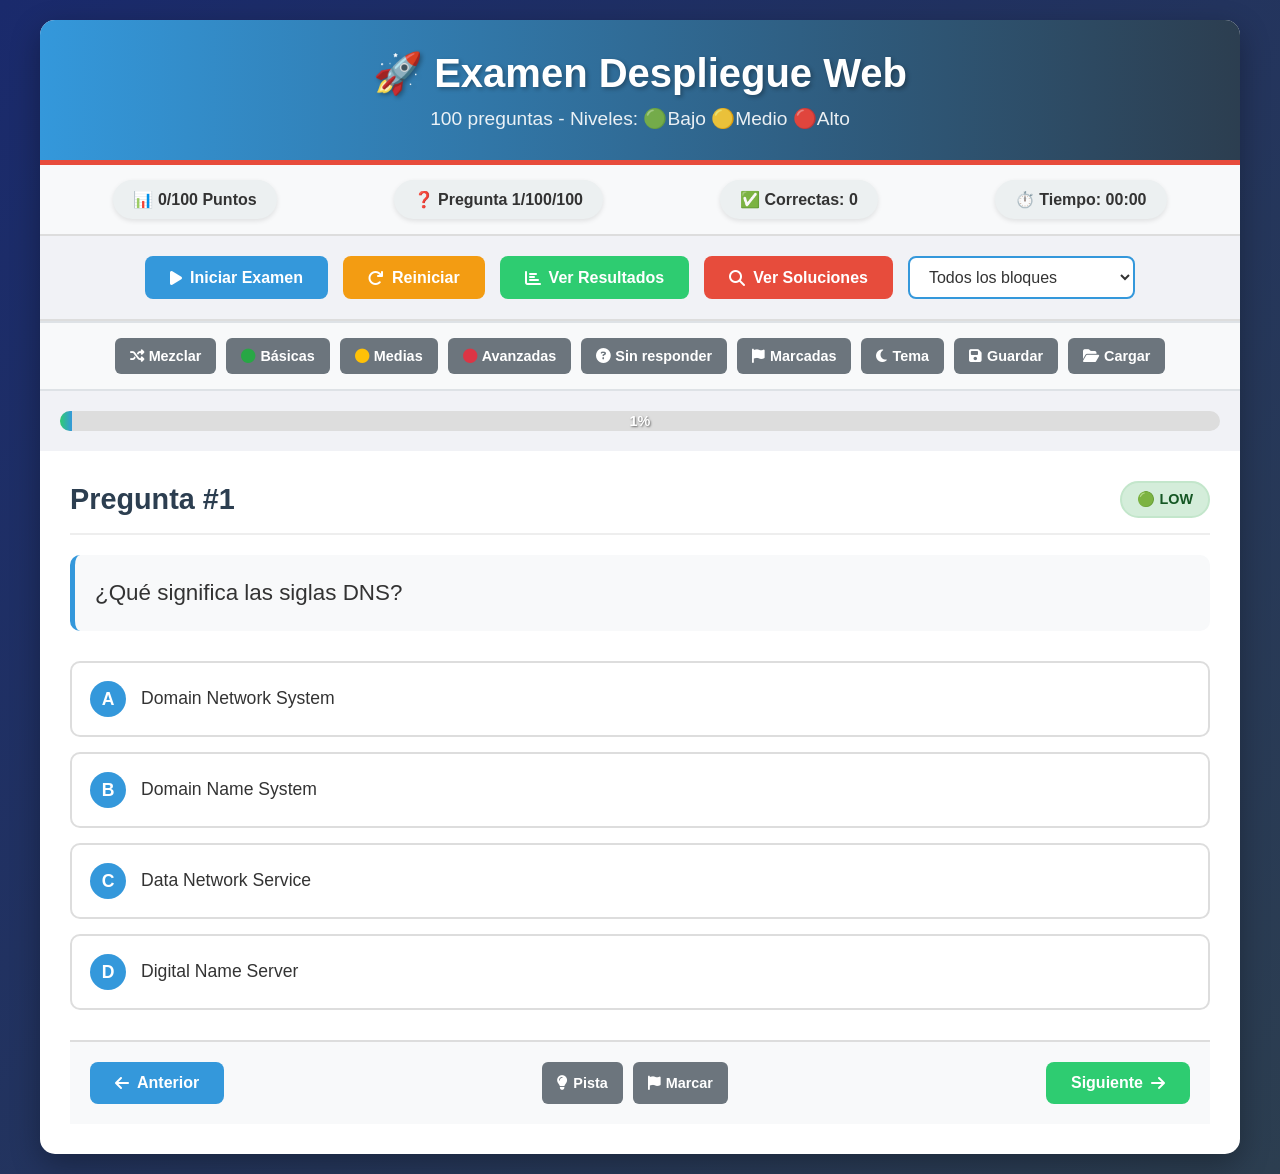
<file: index.html>
<!DOCTYPE html>
<html lang="es">
<head>
    <meta charset="UTF-8">
    <meta name="viewport" content="width=device-width, initial-scale=1.0">
    <link rel="stylesheet" href="./style.css">
    <!-- Agregar esto en el <head> -->
    <link rel="stylesheet" href="https://cdnjs.cloudflare.com/ajax/libs/font-awesome/6.4.0/css/all.min.css">
    <!-- Icono para la pestaña -->
    <link rel="icon" href="data:image/svg+xml,<svg xmlns=%22http://www.w3.org/2000/svg%22 viewBox=%220 0 100 100%22><text y=%22.9em%22 font-size=%2290%22>🚀</text></svg>">
    <title>🚀 Examen Despliegue Web - Práctica</title>
</head>
<body>
    <div class="container">
        <header>
            <h1>🚀 Examen Despliegue Web</h1>
            <p class="subtitle">100 preguntas - Niveles: 🟢Bajo 🟡Medio 🔴Alto</p>
        </header>

        <div class="stats-bar">
            <div class="stat">📊 <span id="score">0</span>/100 Puntos</div>
            <div class="stat">❓ Pregunta <span id="current-question">1</span>/100</div>
            <div class="stat">✅ Correctas: <span id="correct-count">0</span></div>
            <div class="stat">⏱️ Tiempo: <span id="timer">00:00</span></div>
        </div>

        <div class="controls">
            <button class="btn-primary" onclick="startExam()">
                <i class="fas fa-play"></i> Iniciar Examen
            </button>
            <button class="btn-warning" onclick="resetExam()">
                <i class="fas fa-redo"></i> Reiniciar
            </button>
            <button class="btn-success" onclick="showResults()">
                <i class="fas fa-chart-bar"></i> Ver Resultados
            </button>
            <button class="btn-danger" onclick="showAnswers()">
                <i class="fas fa-search"></i> Ver Soluciones
            </button>
            <select id="block-select" onchange="filterByBlock()" class="block-select">
                <option value="all">Todos los bloques</option>
                <option value="1">1️⃣ Redes y Protocolos</option>
                <option value="2">🐧 Linux y Permisos</option>
                <option value="3">🕸️ Apache y Servidores</option>
                <option value="4">🗄️ Bases de Datos</option>
                <option value="5">☁️ Cloud y Seguridad</option>
            </select>
        </div>

        <!-- CONTROLES EXTRA SE AGREGARÁN AUTOMÁTICAMENTE CON JS -->

        <div class="progress-container">
            <div class="progress-bar">
                <div class="progress-fill" id="progress-fill"></div>
                <div class="progress-label" id="progress-label">0%</div>
            </div>
        </div>

        <div class="question-container">
            <div class="question-header">
                <div class="question-number">Pregunta #<span id="question-num">1</span></div>
                <div class="difficulty" id="difficulty-badge">🟢 BAJO</div>
            </div>

            <div class="question-text" id="question-text">
                Cargando pregunta...
            </div>

            <div class="options-container" id="options-container">
                <!-- Opciones se generarán aquí -->
            </div>

            <div class="feedback" id="feedback">
                <!-- Feedback se mostrará aquí -->
            </div>

            <div class="navigation">
                <button class="btn-primary" onclick="previousQuestion()">
                    <i class="fas fa-arrow-left"></i> Anterior
                </button>
                <div class="navigation-buttons">
                    <button class="btn-info" onclick="showHint()" title="Mostrar pista">
                        <i class="fas fa-lightbulb"></i> Pista
                    </button>
                    <button class="btn-info" onclick="markForReview()" title="Marcar para revisión">
                        <i class="fas fa-flag"></i> Marcar
                    </button>
                </div>
                <button class="btn-success" onclick="nextQuestion()">
                    Siguiente <i class="fas fa-arrow-right"></i>
                </button>
            </div>
        </div>
    </div>

    <!-- Modal de Resultados -->
    <div class="results-modal" id="results-modal">
        <div class="results-content">
            <div class="results-header">
                <h2>📋 Resultados del Examen</h2>
                <div class="score-circle" id="final-score">0%</div>
                <h3 id="result-title">¡Enhorabuena!</h3>
            </div>
            <div class="results-details">
                <div class="detail-item">
                    <span>Puntuación total:</span>
                    <span id="total-score">0/100</span>
                </div>
                <div class="detail-item">
                    <span>Preguntas correctas:</span>
                    <span id="total-correct">0/100</span>
                </div>
                <div class="detail-item">
                    <span>Tiempo total:</span>
                    <span id="total-time">00:00</span>
                </div>
                <div class="detail-item">
                    <span>Nivel bajo (🟢):</span>
                    <span id="low-stats">0/0</span>
                </div>
                <div class="detail-item">
                    <span>Nivel medio (🟡):</span>
                    <span id="medium-stats">0/0</span>
                </div>
                <div class="detail-item">
                    <span>Nivel alto (🔴):</span>
                    <span id="high-stats">0/0</span>
                </div>
                <div class="detail-item">
                    <span>Porcentaje de acierto:</span>
                    <span id="accuracy">0%</span>
                </div>
            </div>
            <div class="results-actions">
                <button class="btn-danger" onclick="closeResults()">
                    <i class="fas fa-times"></i> Cerrar
                </button>
                <button class="btn-info" onclick="exportResults()">
                    <i class="fas fa-download"></i> Exportar PDF
                </button>
                <button class="btn-success" onclick="shareResults()">
                    <i class="fas fa-share"></i> Compartir
                </button>
            </div>
        </div>
    </div>

    <script src="./app.js"></script>
</body>
</html>
</file>
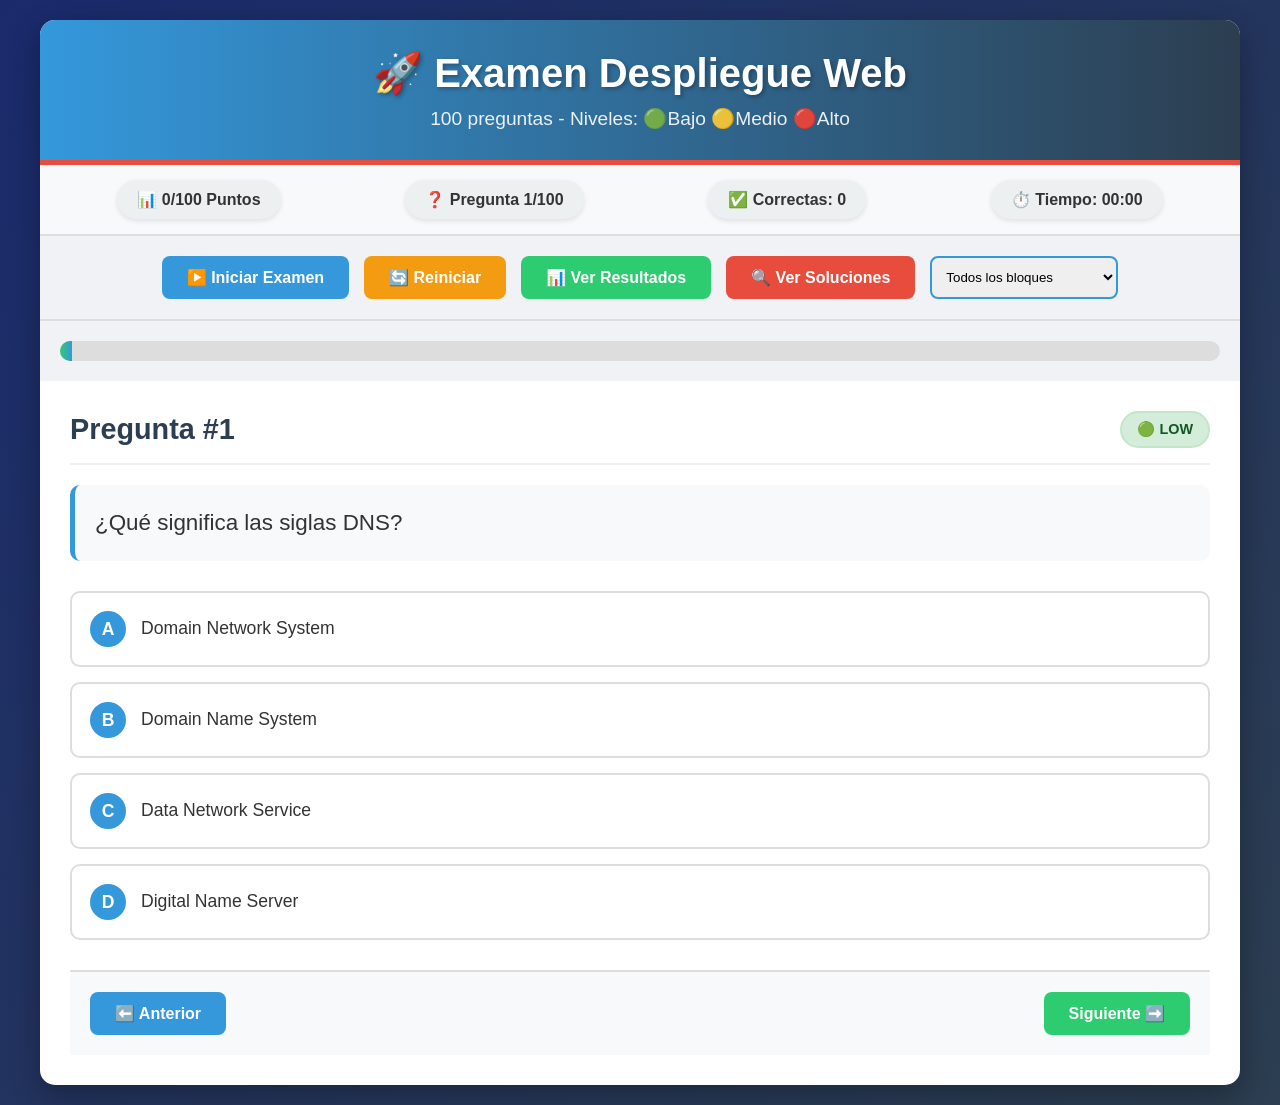
<file: ex-despApp.html>
<!DOCTYPE html>
<html lang="es">
<head>
    <meta charset="UTF-8">
    <meta name="viewport" content="width=device-width, initial-scale=1.0">
    <link rel="stylesheet" href="./style.css">
    <title>🚀 Examen Despliegue Web - Práctica</title>
</head>
<body>
    <div class="container">
        <header>
            <h1>🚀 Examen Despliegue Web</h1>
            <p class="subtitle">100 preguntas - Niveles: 🟢Bajo 🟡Medio 🔴Alto</p>
        </header>

        <div class="stats-bar">
            <div class="stat">📊 <span id="score">0</span>/100 Puntos</div>
            <div class="stat">❓ Pregunta <span id="current-question">1</span>/100</div>
            <div class="stat">✅ Correctas: <span id="correct-count">0</span></div>
            <div class="stat">⏱️ Tiempo: <span id="timer">00:00</span></div>
        </div>

        <div class="controls">
            <button class="btn-primary" onclick="startExam()">
                ▶️ Iniciar Examen
            </button>
            <button class="btn-warning" onclick="resetExam()">
                🔄 Reiniciar
            </button>
            <button class="btn-success" onclick="showResults()">
                📊 Ver Resultados
            </button>
            <button class="btn-danger" onclick="showAnswers()">
                🔍 Ver Soluciones
            </button>
            <select id="block-select" onchange="filterByBlock()" style="padding: 10px; border-radius: 8px; border: 2px solid #3498db;">
                <option value="all">Todos los bloques</option>
                <option value="1">1️⃣ Redes y Protocolos</option>
                <option value="2">🐧 Linux y Permisos</option>
                <option value="3">🕸️ Apache y Servidores</option>
                <option value="4">🗄️ Bases de Datos</option>
                <option value="5">☁️ Cloud y Seguridad</option>
            </select>
        </div>

        <div class="progress-container">
            <div class="progress-bar">
                <div class="progress-fill" id="progress-fill"></div>
            </div>
        </div>

        <div class="question-container">
            <div class="question-header">
                <div class="question-number">Pregunta #<span id="question-num">1</span></div>
                <div class="difficulty" id="difficulty-badge">🟢 BAJO</div>
            </div>

            <div class="question-text" id="question-text">
                Cargando pregunta...
            </div>

            <div class="options-container" id="options-container">
                <!-- Opciones se generarán aquí -->
            </div>

            <div class="feedback" id="feedback">
                <!-- Feedback se mostrará aquí -->
            </div>

            <div class="navigation">
                <button class="btn-primary" onclick="previousQuestion()">⬅️ Anterior</button>
                <button class="btn-success" onclick="nextQuestion()">Siguiente ➡️</button>
            </div>
        </div>
    </div>

    <!-- Modal de Resultados -->
    <div class="results-modal" id="results-modal">
        <div class="results-content">
            <div class="results-header">
                <h2>📋 Resultados del Examen</h2>
                <div class="score-circle" id="final-score">0%</div>
                <h3 id="result-title">¡Enhorabuena!</h3>
            </div>
            <div class="results-details">
                <div class="detail-item">
                    <span>Puntuación total:</span>
                    <span id="total-score">0/100</span>
                </div>
                <div class="detail-item">
                    <span>Preguntas correctas:</span>
                    <span id="total-correct">0/100</span>
                </div>
                <div class="detail-item">
                    <span>Tiempo total:</span>
                    <span id="total-time">00:00</span>
                </div>
                <div class="detail-item">
                    <span>Nivel bajo (🟢):</span>
                    <span id="low-stats">0/0</span>
                </div>
                <div class="detail-item">
                    <span>Nivel medio (🟡):</span>
                    <span id="medium-stats">0/0</span>
                </div>
                <div class="detail-item">
                    <span>Nivel alto (🔴):</span>
                    <span id="high-stats">0/0</span>
                </div>
                <div class="detail-item">
                    <span>Porcentaje de acierto:</span>
                    <span id="accuracy">0%</span>
                </div>
            </div>
            <div style="text-align: center; margin-top: 30px;">
                <button class="btn-danger" onclick="closeResults()">Cerrar</button>
            </div>
        </div>
    </div>

<script src="./app.js"></script>
</body>
</html>
</file>
<file: style.css>
* {
            margin: 0;
            padding: 0;
            box-sizing: border-box;
            font-family: 'Segoe UI', Tahoma, Geneva, Verdana, sans-serif;
        }

        body {
            background: linear-gradient(135deg, #1a2a6c, #2c3e50);
            color: #333;
            min-height: 100vh;
            padding: 20px;
        }

        .container {
            max-width: 1200px;
            margin: 0 auto;
            background: white;
            border-radius: 15px;
            box-shadow: 0 10px 30px rgba(0, 0, 0, 0.3);
            overflow: hidden;
        }

        header {
            background: linear-gradient(90deg, #3498db, #2c3e50);
            color: white;
            padding: 30px;
            text-align: center;
            border-bottom: 5px solid #e74c3c;
        }

        h1 {
            font-size: 2.5rem;
            margin-bottom: 10px;
            text-shadow: 2px 2px 4px rgba(0, 0, 0, 0.3);
        }

        .subtitle {
            font-size: 1.2rem;
            opacity: 0.9;
        }

        .stats-bar {
            background: #f8f9fa;
            padding: 15px;
            display: flex;
            justify-content: space-around;
            border-bottom: 2px solid #ddd;
            font-weight: bold;
        }

        .stat {
            padding: 10px 20px;
            border-radius: 20px;
            background: #ecf0f1;
            box-shadow: 0 2px 5px rgba(0,0,0,0.1);
        }

        .controls {
            padding: 20px;
            background: #f1f2f6;
            display: flex;
            gap: 15px;
            flex-wrap: wrap;
            justify-content: center;
            border-bottom: 2px solid #ddd;
        }

        button {
            padding: 12px 25px;
            border: none;
            border-radius: 8px;
            font-size: 1rem;
            font-weight: bold;
            cursor: pointer;
            transition: all 0.3s ease;
            display: flex;
            align-items: center;
            gap: 8px;
        }

        .btn-primary {
            background: #3498db;
            color: white;
        }

        .btn-primary:hover {
            background: #2980b9;
            transform: translateY(-2px);
        }

        .btn-success {
            background: #2ecc71;
            color: white;
        }

        .btn-success:hover {
            background: #27ae60;
            transform: translateY(-2px);
        }

        .btn-danger {
            background: #e74c3c;
            color: white;
        }

        .btn-danger:hover {
            background: #c0392b;
            transform: translateY(-2px);
        }

        .btn-warning {
            background: #f39c12;
            color: white;
        }

        .btn-warning:hover {
            background: #d35400;
            transform: translateY(-2px);
        }

        .question-container {
            padding: 30px;
            min-height: 400px;
        }

        .question-header {
            display: flex;
            justify-content: space-between;
            align-items: center;
            margin-bottom: 20px;
            padding-bottom: 15px;
            border-bottom: 2px solid #eee;
        }

        .question-number {
            font-size: 1.8rem;
            font-weight: bold;
            color: #2c3e50;
        }

        .difficulty {
            padding: 8px 15px;
            border-radius: 20px;
            font-weight: bold;
            font-size: 0.9rem;
        }

        .difficulty-low {
            background: #d4edda;
            color: #155724;
            border: 2px solid #c3e6cb;
        }

        .difficulty-medium {
            background: #fff3cd;
            color: #856404;
            border: 2px solid #ffeaa7;
        }

        .difficulty-high {
            background: #f8d7da;
            color: #721c24;
            border: 2px solid #f5c6cb;
        }

        .question-text {
            font-size: 1.4rem;
            line-height: 1.6;
            margin-bottom: 30px;
            padding: 20px;
            background: #f8f9fa;
            border-radius: 10px;
            border-left: 5px solid #3498db;
        }

        .options-container {
            display: grid;
            gap: 15px;
            margin-bottom: 30px;
        }

        .option {
            padding: 18px;
            border: 2px solid #ddd;
            border-radius: 10px;
            cursor: pointer;
            transition: all 0.3s ease;
            display: flex;
            align-items: center;
            font-size: 1.1rem;
        }

        .option:hover {
            background: #e3f2fd;
            border-color: #3498db;
            transform: translateX(5px);
        }

        .option.selected {
            background: #d1ecf1;
            border-color: #17a2b8;
            font-weight: bold;
        }

        .option.correct {
            background: #d4edda;
            border-color: #28a745;
            color: #155724;
        }

        .option.incorrect {
            background: #f8d7da;
            border-color: #dc3545;
            color: #721c24;
        }

        .option-letter {
            display: inline-block;
            width: 36px;
            height: 36px;
            line-height: 36px;
            text-align: center;
            background: #3498db;
            color: white;
            border-radius: 50%;
            margin-right: 15px;
            font-weight: bold;
        }

        .feedback {
            padding: 20px;
            border-radius: 10px;
            margin-top: 20px;
            display: none;
            animation: fadeIn 0.5s;
        }

        .feedback.show {
            display: block;
        }

        .feedback-correct {
            background: #d4edda;
            border: 2px solid #c3e6cb;
            color: #155724;
        }

        .feedback-incorrect {
            background: #f8d7da;
            border: 2px solid #f5c6cb;
            color: #721c24;
        }

        .explanation {
            margin-top: 10px;
            font-style: italic;
            padding: 10px;
            background: rgba(255,255,255,0.8);
            border-radius: 5px;
        }

        .navigation {
            display: flex;
            justify-content: space-between;
            padding: 20px;
            background: #f8f9fa;
            border-top: 2px solid #ddd;
        }

        .progress-container {
            padding: 20px;
            background: #f1f2f6;
        }

        .progress-bar {
            height: 20px;
            background: #ddd;
            border-radius: 10px;
            overflow: hidden;
        }

        .progress-fill {
            height: 100%;
            background: linear-gradient(90deg, #2ecc71, #3498db);
            width: 0%;
            transition: width 0.5s ease;
        }

        .results-modal {
            display: none;
            position: fixed;
            top: 0;
            left: 0;
            width: 100%;
            height: 100%;
            background: rgba(0,0,0,0.8);
            z-index: 1000;
            justify-content: center;
            align-items: center;
            animation: fadeIn 0.3s;
        }

        .results-modal.show {
            display: flex;
        }

        .results-content {
            background: white;
            padding: 40px;
            border-radius: 15px;
            max-width: 600px;
            width: 90%;
            max-height: 80vh;
            overflow-y: auto;
        }

        .results-header {
            text-align: center;
            margin-bottom: 30px;
        }

        .score-circle {
            width: 150px;
            height: 150px;
            border-radius: 50%;
            margin: 0 auto 20px;
            display: flex;
            justify-content: center;
            align-items: center;
            font-size: 2.5rem;
            font-weight: bold;
            background: linear-gradient(135deg, #3498db, #2ecc71);
            color: white;
            box-shadow: 0 5px 15px rgba(0,0,0,0.2);
        }

        .results-details {
            margin-top: 20px;
        }

        .detail-item {
            padding: 10px;
            border-bottom: 1px solid #eee;
            display: flex;
            justify-content: space-between;
        }

        @keyframes fadeIn {
            from { opacity: 0; }
            to { opacity: 1; }
        }

        @keyframes pulse {
            0% { transform: scale(1); }
            50% { transform: scale(1.05); }
            100% { transform: scale(1); }
        }

        .pulse {
            animation: pulse 0.5s ease;
        }

        @media (max-width: 768px) {
            .container {
                margin: 10px;
                border-radius: 10px;
            }
            
            h1 {
                font-size: 1.8rem;
            }
            
            .question-text {
                font-size: 1.2rem;
                padding: 15px;
            }
            
            .controls {
                flex-direction: column;
            }
            
            button {
                width: 100%;
                justify-content: center;
            }
        }

        /* ============================================
    ESTILOS PARA FUNCIONALIDADES EXTRA
   ============================================ */

/* Modo Oscuro */
body.dark-mode {
    background: linear-gradient(135deg, #0d1b2a, #1b263b);
    color: #e0e1dd;
}

body.dark-mode .container {
    background: #1e293b;
    color: #e0e1dd;
    box-shadow: 0 10px 30px rgba(0, 0, 0, 0.5);
}

body.dark-mode header {
    background: linear-gradient(90deg, #1e40af, #1e293b);
}

body.dark-mode .stats-bar {
    background: #334155;
    border-bottom: 2px solid #475569;
}

body.dark-mode .stat {
    background: #475569;
    color: #e2e8f0;
}

body.dark-mode .controls {
    background: #334155;
}

body.dark-mode .question-text {
    background: #475569;
    color: #f8fafc;
    border-left: 5px solid #3b82f6;
}

body.dark-mode .option {
    background: #475569;
    border-color: #64748b;
    color: #f1f5f9;
}

body.dark-mode .option:hover {
    background: #4b5563;
    border-color: #3b82f6;
}

body.dark-mode .option.selected {
    background: #374151;
    border-color: #60a5fa;
}

body.dark-mode .feedback-correct {
    background: #064e3b;
    border-color: #047857;
    color: #a7f3d0;
}

body.dark-mode .feedback-incorrect {
    background: #7f1d1d;
    border-color: #b91c1c;
    color: #fecaca;
}

body.dark-mode .explanation {
    background: rgba(255, 255, 255, 0.1);
}

/* Botones extra */
.btn-info {
    padding: 10px 15px;
    border: none;
    border-radius: 6px;
    font-size: 0.9rem;
    font-weight: bold;
    cursor: pointer;
    transition: all 0.3s ease;
    background: #6c757d;
    color: white;
    display: flex;
    align-items: center;
    gap: 5px;
    white-space: nowrap;
}

.btn-info:hover {
    background: #5a6268;
    transform: translateY(-2px);
}

.extra-controls {
    padding: 15px;
    background: #f8f9fa;
    border-top: 2px solid #dee2e6;
}

body.dark-mode .extra-controls {
    background: #334155;
    border-top: 2px solid #475569;
}

/* Animación para notificaciones */
@keyframes slideIn {
    from {
        transform: translateX(100%);
        opacity: 0;
    }
    to {
        transform: translateX(0);
        opacity: 1;
    }
}

@keyframes fadeOut {
    from {
        opacity: 1;
    }
    to {
        opacity: 0;
    }
}

/* Estilos responsivos para botones extra */
@media (max-width: 768px) {
    .extra-controls {
        flex-direction: column;
    }
    
    .btn-info {
        width: 100%;
        justify-content: center;
    }
}

/* Mejoras para la barra de progreso */
.progress-container {
    position: relative;
}

.progress-label {
    position: absolute;
    top: 50%;
    left: 50%;
    transform: translate(-50%, -50%);
    font-weight: bold;
    color: white;
    text-shadow: 1px 1px 2px rgba(0,0,0,0.5);
    font-size: 0.9rem;
}

/* Estilos para preguntas mezcladas */
.question-shuffled {
    animation: pulse 0.5s ease;
}

@keyframes pulse {
    0% { transform: scale(1); }
    50% { transform: scale(1.02); }
    100% { transform: scale(1); }
}

/* ============================================
   ESTILOS PARA FUNCIONALIDADES EXTRA
   ============================================ */

/* Modo Oscuro */
body.dark-mode {
    background: linear-gradient(135deg, #0d1b2a, #1b263b);
    color: #e0e1dd;
}

body.dark-mode .container {
    background: #1e293b;
    color: #e0e1dd;
    box-shadow: 0 10px 30px rgba(0, 0, 0, 0.5);
}

body.dark-mode header {
    background: linear-gradient(90deg, #1e40af, #1e293b);
}

body.dark-mode .stats-bar {
    background: #334155;
    border-bottom: 2px solid #475569;
}

body.dark-mode .stat {
    background: #475569;
    color: #e2e8f0;
}

body.dark-mode .controls {
    background: #334155;
}

body.dark-mode .question-text {
    background: #475569;
    color: #f8fafc;
    border-left: 5px solid #3b82f6;
}

body.dark-mode .option {
    background: #475569;
    border-color: #64748b;
    color: #f1f5f9;
}

body.dark-mode .option:hover {
    background: #4b5563;
    border-color: #3b82f6;
}

body.dark-mode .option.selected {
    background: #374151;
    border-color: #60a5fa;
}

body.dark-mode .feedback-correct {
    background: #064e3b;
    border-color: #047857;
    color: #a7f3d0;
}

body.dark-mode .feedback-incorrect {
    background: #7f1d1d;
    border-color: #b91c1c;
    color: #fecaca;
}

body.dark-mode .explanation {
    background: rgba(255, 255, 255, 0.1);
}

/* Botones extra */
.btn-info {
    padding: 10px 15px;
    border: none;
    border-radius: 6px;
    font-size: 0.9rem;
    font-weight: bold;
    cursor: pointer;
    transition: all 0.3s ease;
    background: #6c757d;
    color: white;
    display: flex;
    align-items: center;
    gap: 5px;
    white-space: nowrap;
}

.btn-info:hover {
    background: #5a6268;
    transform: translateY(-2px);
}

.extra-controls {
    padding: 15px;
    background: #f8f9fa;
    border-top: 2px solid #dee2e6;
    border-bottom: 2px solid #dee2e6;
    display: flex;
    gap: 10px;
    flex-wrap: wrap;
    justify-content: center;
}

body.dark-mode .extra-controls {
    background: #334155;
    border-top: 2px solid #475569;
    border-bottom: 2px solid #475569;
}

/* Select de bloques */
.block-select {
    padding: 10px 15px;
    border-radius: 8px;
    border: 2px solid #3498db;
    font-size: 1rem;
    background: white;
    color: #333;
    cursor: pointer;
}

body.dark-mode .block-select {
    background: #475569;
    color: #f1f5f9;
    border-color: #3b82f6;
}

/* Animación para notificaciones */
@keyframes slideIn {
    from {
        transform: translateX(100%);
        opacity: 0;
    }
    to {
        transform: translateX(0);
        opacity: 1;
    }
}

@keyframes fadeOut {
    from {
        opacity: 1;
    }
    to {
        opacity: 0;
    }
}

/* Botones de navegación adicionales */
.navigation-buttons {
    display: flex;
    gap: 10px;
}

/* Acciones de resultados */
.results-actions {
    display: flex;
    gap: 10px;
    justify-content: center;
    margin-top: 30px;
}

/* Mejoras para la barra de progreso */
.progress-container {
    position: relative;
    padding: 20px;
    background: #f1f2f6;
}

body.dark-mode .progress-container {
    background: #334155;
}

.progress-label {
    position: absolute;
    top: 50%;
    left: 50%;
    transform: translate(-50%, -50%);
    font-weight: bold;
    color: white;
    text-shadow: 1px 1px 2px rgba(0,0,0,0.5);
    font-size: 0.9rem;
    z-index: 2;
}

/* Notificaciones */
.notification {
    position: fixed;
    top: 20px;
    right: 20px;
    padding: 15px 20px;
    background: #3498db;
    color: white;
    border-radius: 8px;
    box-shadow: 0 4px 12px rgba(0,0,0,0.2);
    z-index: 1000;
    display: flex;
    align-items: center;
    justify-content: space-between;
    min-width: 300px;
    max-width: 400px;
    animation: slideIn 0.3s ease;
}

.notification button {
    background: none;
    border: none;
    color: white;
    font-size: 20px;
    cursor: pointer;
    margin-left: 15px;
    padding: 0;
}

.notification-success {
    background: #2ecc71;
}

.notification-warning {
    background: #f39c12;
}

.notification-error {
    background: #e74c3c;
}

/* Estilos para preguntas marcadas */
.option.marked {
    border-color: #f39c12;
    background: #fff3cd;
}

body.dark-mode .option.marked {
    background: #5a4a0a;
    border-color: #d4a017;
}

/* Preguntas revisadas */
.question-reviewed {
    background: #fff3cd !important;
    border-left: 5px solid #f39c12 !important;
}

body.dark-mode .question-reviewed {
    background: #5a4a0a !important;
    border-left: 5px solid #d4a017 !important;
}

/* Estilos responsivos para botones extra */
@media (max-width: 768px) {
    .extra-controls {
        flex-direction: column;
    }
    
    .btn-info {
        width: 100%;
        justify-content: center;
    }
    
    .navigation {
        flex-direction: column;
        gap: 10px;
    }
    
    .navigation-buttons {
        justify-content: center;
    }
    
    .results-actions {
        flex-direction: column;
    }
}
</file>
